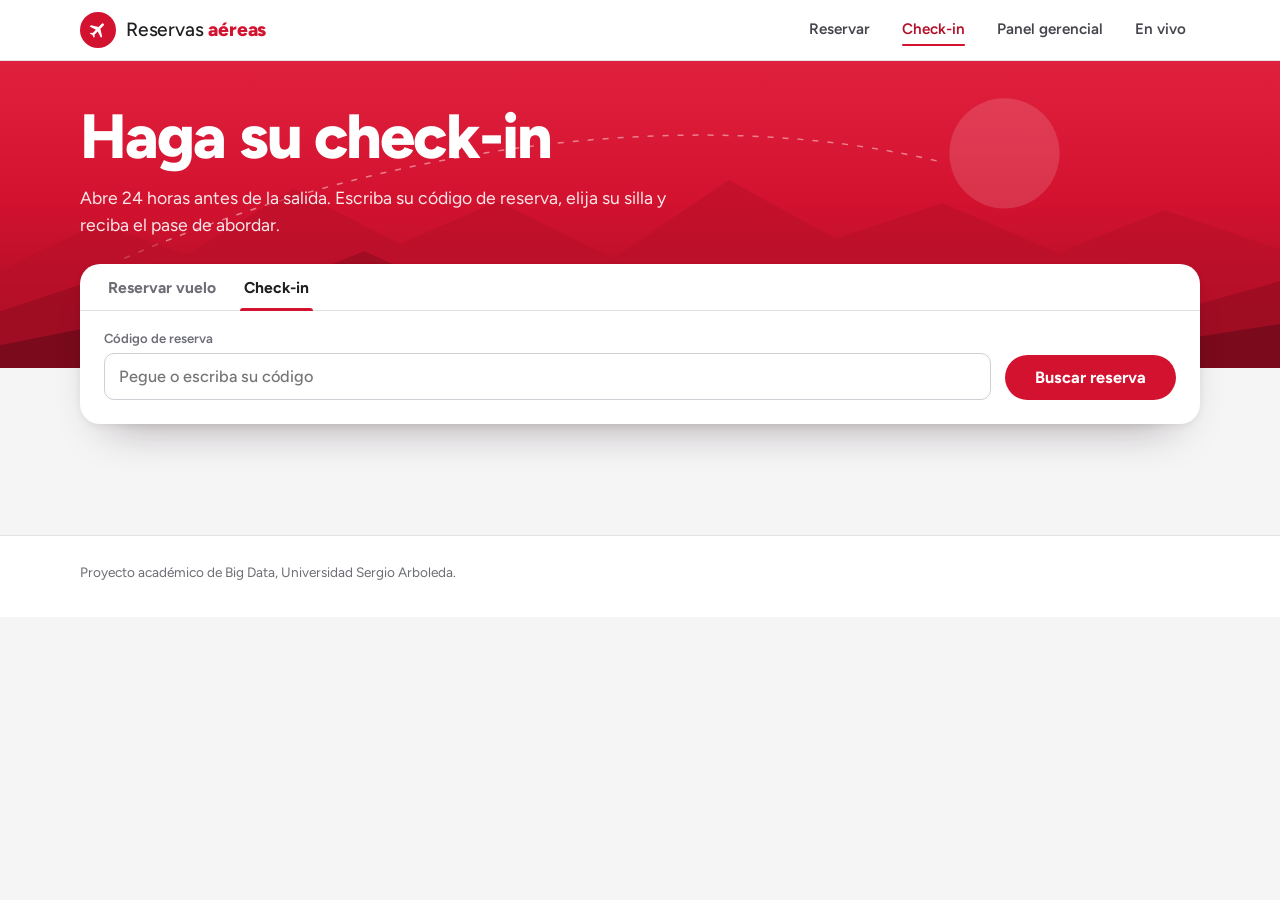
<file: frontend/checkin.html>
<!doctype html>
<html lang="es">
<head>
<meta charset="utf-8">
<meta name="viewport" content="width=device-width, initial-scale=1">
<title>Check-in</title>
<link rel="preconnect" href="https://fonts.googleapis.com">
<link rel="preconnect" href="https://fonts.gstatic.com" crossorigin>
<link rel="stylesheet" href="https://fonts.googleapis.com/css2?family=Figtree:wght@400;500;600;700;800&display=swap">
<link rel="icon" href="data:image/svg+xml,%3Csvg xmlns=%27http://www.w3.org/2000/svg%27 viewBox=%270 0 24 24%27%3E%3Ccircle cx=%2712%27 cy=%2712%27 r=%2712%27 fill=%27%23c8102e%27/%3E%3Cpath transform=%27rotate(45 12 12)%27 fill=%27%23fff%27 d=%27M19 14.8v-1.5l-6-3.8V5.2a1.1 1.1 0 0 0-2.2 0v4.3l-6 3.8v1.5l6-1.9v4l-1.5 1.1v1.1l2.6-.8 2.6.8v-1.1L13 16.9v-4z%27/%3E%3C/svg%3E">
<link rel="stylesheet" href="styles.css">
</head>
<body>
<header class="top">
  <div class="top-in">
    <a class="brand" href="/"><span class="brand-mark" aria-hidden="true"><svg viewBox="0 0 24 24"><path d="M21 16v-2l-8-5V3.5a1.5 1.5 0 0 0-3 0V9l-8 5v2l8-2.5V19l-2 1.5V22l3.5-1 3.5 1v-1.5L13 19v-5.5z"/></svg></span><span>Reservas <b>aéreas</b></span></a>
    <nav aria-label="Secciones"><a href="/">Reservar</a><a href="/checkin" aria-current="page">Check-in</a><a href="/manager">Panel gerencial</a><a href="/live">En vivo</a></nav>
  </div>
</header>

<section class="hero hero-short">
  <svg class="hero-art" viewBox="0 0 1440 360" preserveAspectRatio="xMidYMax slice" aria-hidden="true">
    <circle class="sun" cx="1130" cy="118" r="62"/>
    <path class="trail" d="M140 236 C 430 110, 780 60, 1060 128"/>
    <path class="ridge r1" d="M0 250 L110 196 L210 232 L330 158 L450 220 L560 172 L690 236 L820 148 L940 214 L1060 174 L1190 230 L1310 182 L1440 226 V360 H0Z"/>
    <path class="ridge r2" d="M0 296 L150 246 L270 284 L410 228 L540 288 L670 244 L800 298 L940 248 L1080 294 L1210 254 L1340 290 L1440 262 V360 H0Z"/>
    <path class="ridge r3" d="M0 334 L180 298 L330 328 L500 294 L660 332 L820 302 L990 334 L1150 304 L1300 332 L1440 310 V360 H0Z"/>
  </svg>
  <div class="hero-inner">
    <h1>Haga su check-in</h1>
    <p>Abre 24 horas antes de la salida. Escriba su código de reserva, elija su silla y reciba el pase de abordar.</p>
  </div>
</section>

<main>
  <form id="ci-form" class="search-card" novalidate>
    <div class="tabs" role="presentation"><a class="tab" href="/">Reservar vuelo</a><span class="tab on">Check-in</span></div>
    <div class="mgr-form">
      <label class="field">Código de reserva<input id="ci-code" maxlength="64" autocomplete="off" spellcheck="false" placeholder="Pegue o escriba su código"></label>
      <button type="submit" class="btn-red" id="ci-load">Buscar reserva</button>
    </div>
  </form>
  <p id="ci-msg" class="msg" role="status"></p>

  <section class="ci-panel" id="ci-panel" hidden aria-labelledby="ci-title">
    <div class="ci-head">
      <div>
        <h2 id="ci-title" class="board-title"></h2>
        <p class="muted" id="ci-sub"></p>
      </div>
      <span class="badge" id="ci-window"></span>
    </div>
    <div id="ci-seats" hidden>
      <h3 class="ci-h3">Elija su silla</h3>
      <div id="ci-map"></div>
      <p class="msg" id="ci-seat-msg" role="status"></p>
      <div class="ci-actions">
        <p class="hold" id="ci-hold" hidden>Silla <strong id="ci-hold-seat"></strong> reservada para usted. Confirme en <strong id="ci-count" aria-hidden="true">5:00</strong><span class="sr" id="ci-count-sr"></span></p>
        <button type="button" class="btn-red" id="ci-confirm" disabled>Confirmar check-in</button>
      </div>
    </div>
  </section>

  <section class="pass" id="ci-pass" hidden aria-live="polite" aria-labelledby="ci-pass-title">
    <div class="pass-main">
      <p class="pass-ok" id="ci-pass-title"><svg viewBox="0 0 24 24" aria-hidden="true"><path d="M9 16.2 4.8 12l-1.4 1.4L9 19 21 7l-1.4-1.4z"/></svg>Check-in listo, pase de abordar</p>
      <p class="pass-route"><span id="bp-o"></span><span class="pass-arrow" aria-hidden="true"><svg viewBox="0 0 24 24"><path d="M21 16v-2l-8-5V3.5a1.5 1.5 0 0 0-3 0V9l-8 5v2l8-2.5V19l-2 1.5V22l3.5-1 3.5 1v-1.5L13 19v-5.5z"/></svg></span><span id="bp-d"></span></p>
      <dl class="pass-meta">
        <div><dt>Pasajero</dt><dd id="bp-name"></dd></div>
        <div><dt>Vuelo</dt><dd id="bp-flight"></dd></div>
        <div><dt>Salida</dt><dd id="bp-dep"></dd></div>
        <div><dt>Clase</dt><dd id="bp-fare"></dd></div>
      </dl>
    </div>
    <div class="pass-stub">
      <span>Silla</span>
      <strong id="bp-seat"></strong>
      <span>Grupo de abordaje <b id="bp-group"></b></span>
    </div>
  </section>
</main>
<footer class="foot">Proyecto académico de Big Data, Universidad Sergio Arboleda.</footer>
<script src="app.js"></script>
<script>initCheckin();</script>
</body>
</html>
</file>
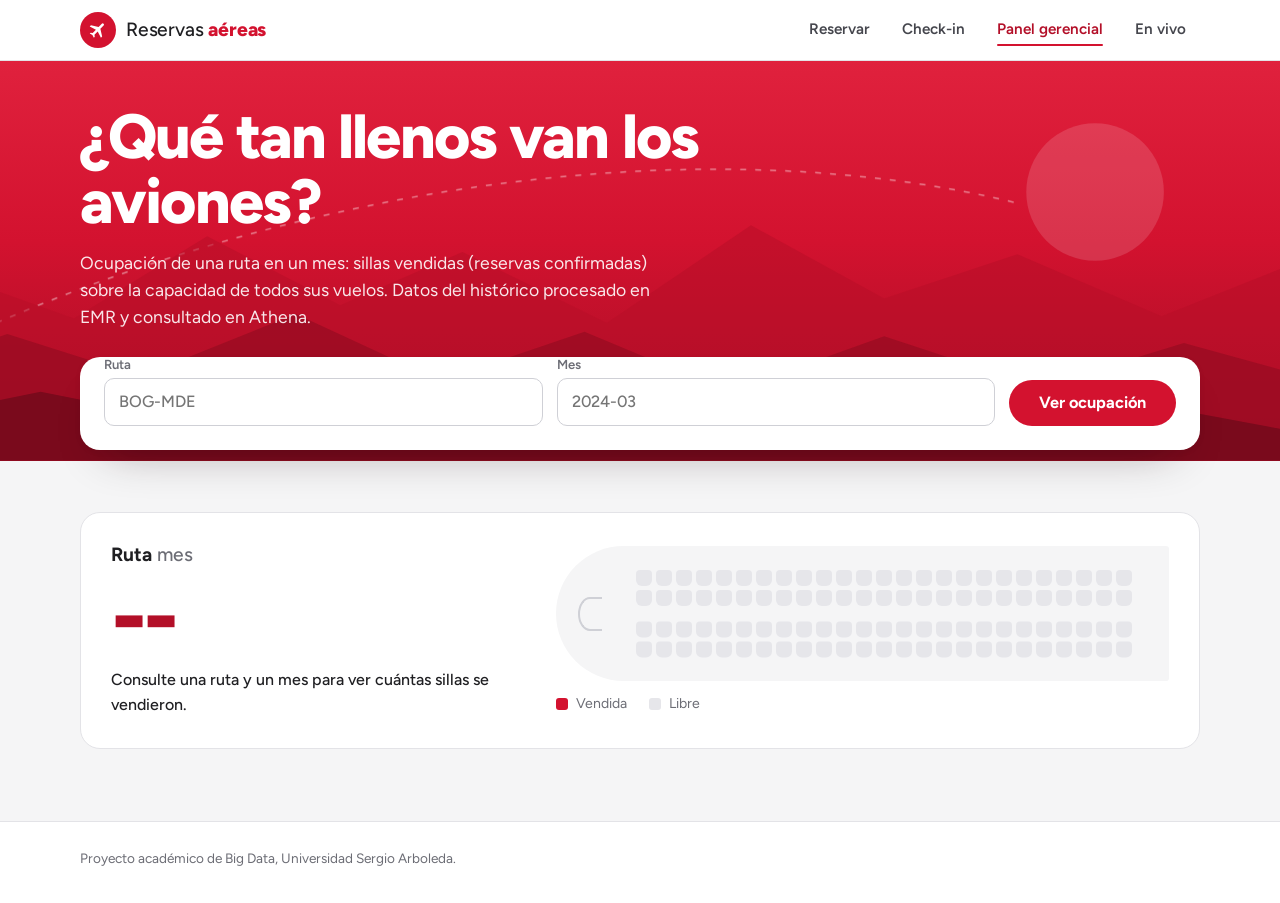
<file: frontend/manager.html>
<!doctype html>
<html lang="es">
<head>
<meta charset="utf-8">
<meta name="viewport" content="width=device-width, initial-scale=1">
<title>Panel gerencial</title>
<link rel="preconnect" href="https://fonts.googleapis.com">
<link rel="preconnect" href="https://fonts.gstatic.com" crossorigin>
<link rel="stylesheet" href="https://fonts.googleapis.com/css2?family=Figtree:wght@400;500;600;700;800&display=swap">
<link rel="icon" href="data:image/svg+xml,%3Csvg xmlns=%27http://www.w3.org/2000/svg%27 viewBox=%270 0 24 24%27%3E%3Ccircle cx=%2712%27 cy=%2712%27 r=%2712%27 fill=%27%23c8102e%27/%3E%3Cpath transform=%27rotate(45 12 12)%27 fill=%27%23fff%27 d=%27M19 14.8v-1.5l-6-3.8V5.2a1.1 1.1 0 0 0-2.2 0v4.3l-6 3.8v1.5l6-1.9v4l-1.5 1.1v1.1l2.6-.8 2.6.8v-1.1L13 16.9v-4z%27/%3E%3C/svg%3E">
<link rel="stylesheet" href="styles.css">
</head>
<body>
<header class="top">
  <div class="top-in">
    <a class="brand" href="/"><span class="brand-mark" aria-hidden="true"><svg viewBox="0 0 24 24"><path d="M21 16v-2l-8-5V3.5a1.5 1.5 0 0 0-3 0V9l-8 5v2l8-2.5V19l-2 1.5V22l3.5-1 3.5 1v-1.5L13 19v-5.5z"/></svg></span><span>Reservas <b>aéreas</b></span></a>
    <nav aria-label="Secciones"><a href="/">Reservar</a><a href="/checkin">Check-in</a><a href="/manager" aria-current="page">Panel gerencial</a><a href="/live">En vivo</a></nav>
  </div>
</header>

<section class="hero hero-short">
  <svg class="hero-art" viewBox="0 0 1440 360" preserveAspectRatio="xMidYMax slice" aria-hidden="true">
    <circle class="sun" cx="1130" cy="118" r="62"/>
    <path class="trail" d="M140 236 C 430 110, 780 60, 1060 128"/>
    <path class="ridge r1" d="M0 250 L110 196 L210 232 L330 158 L450 220 L560 172 L690 236 L820 148 L940 214 L1060 174 L1190 230 L1310 182 L1440 226 V360 H0Z"/>
    <path class="ridge r2" d="M0 296 L150 246 L270 284 L410 228 L540 288 L670 244 L800 298 L940 248 L1080 294 L1210 254 L1340 290 L1440 262 V360 H0Z"/>
    <path class="ridge r3" d="M0 334 L180 298 L330 328 L500 294 L660 332 L820 302 L990 334 L1150 304 L1300 332 L1440 310 V360 H0Z"/>
  </svg>
  <div class="hero-inner">
    <h1>¿Qué tan llenos van los aviones?</h1>
    <p>Ocupación de una ruta en un mes: sillas vendidas (reservas confirmadas) sobre la capacidad de todos sus vuelos. Datos del histórico procesado en EMR y consultado en Athena.</p>
  </div>
</section>

<main>
  <form id="manager-form" class="search-card mgr-form" novalidate>
    <label class="field">Ruta<input data-testid="manager-route" id="route" placeholder="BOG-MDE" maxlength="7" autocomplete="off" spellcheck="false"></label>
    <label class="field">Mes<input data-testid="manager-month" id="month" placeholder="2024-03" maxlength="7" autocomplete="off" inputmode="numeric"></label>
    <button type="submit" data-testid="manager-load" class="btn-red">Ver ocupación</button>
  </form>
  <p id="manager-msg" class="msg" role="status"></p>

  <section class="cabin" aria-labelledby="occ-title">
    <div class="readout">
      <h2 id="occ-title" class="readout-title"><span id="occ-route">Ruta</span> <span id="occ-month" class="readout-month">mes</span></h2>
      <p class="readout-value" data-testid="occupancy-value" id="occupancy-value">--</p>
      <p class="readout-sub" id="occupancy-detail">Consulte una ruta y un mes para ver cuántas sillas se vendieron.</p>
      <p class="readout-note" id="seat-scale" hidden>Cada silla del plano representa el 1 % de la capacidad del mes.</p>
    </div>
    <figure class="seatmap-wrap">
      <div class="seatmap" id="seatmap" role="img" aria-label="Plano de cabina sin datos"></div>
      <figcaption><span class="key key-sold"></span>Vendida <span class="key key-free"></span>Libre</figcaption>
    </figure>
  </section>

  <section class="year" id="year" hidden aria-labelledby="year-title">
    <h2 id="year-title" class="year-title">La misma ruta en <span id="year-label"></span></h2>
    <p class="year-help">Toque un mes para verlo en detalle.</p>
    <ol class="year-bars" id="year-bars"></ol>
  </section>
</main>
<footer class="foot">Proyecto académico de Big Data, Universidad Sergio Arboleda.</footer>
<script src="app.js"></script>
<script>initManager();</script>
</body>
</html>
</file>
<file: frontend/styles.css>
/* Aerolínea en rojo: encabezado blanco, portada roja con la cordillera en capas, tarjeta de búsqueda con pestañas.
   Una sola familia (Figtree); el rojo se reserva para acciones, precios y lo seleccionado. */
:root{
  --red:#d3122f;--red-deep:#a10d24;--red-dark:#7a0a1c;--red-soft:#fdeef0;--red-ink:#b30f28;
  --paper:#f5f5f6;--surface:#fff;--ink:#1f1f22;--ink-2:#45464d;--muted:#6c6d75;--line:#e3e3e7;--line-2:#cfd0d6;
  --seat:#e6e6ea;--sold:#d3122f;--err:#b3122e;--ok:#14784a;--ok-soft:#e7f4ed;
  --shadow:0 24px 48px -28px rgba(30,10,15,.45),0 2px 6px rgba(30,10,15,.06);
  --font:"Figtree",system-ui,sans-serif;
  --r-lg:20px;--r-md:14px;--r-sm:10px;
}
@media (prefers-color-scheme:dark){:root{
  --paper:#141416;--surface:#1e1f22;--ink:#f2f2f4;--ink-2:#c9cad0;--muted:#9c9da6;--line:#2f3036;--line-2:#43444b;
  --red-soft:#3a171d;--red-ink:#ff7a8c;--seat:#34353b;--sold:#ff4d64;--err:#ff8a95;--ok:#5fd39a;--ok-soft:#173326;
  --shadow:0 24px 48px -28px rgba(0,0,0,.8);
}}
*{box-sizing:border-box}
html{-webkit-text-size-adjust:100%}
body{margin:0;background:var(--paper);color:var(--ink);font:400 1rem/1.55 var(--font);-webkit-font-smoothing:antialiased}
[hidden]{display:none!important}
:focus-visible{outline:3px solid var(--red);outline-offset:2px}
button,input,select{font:inherit;color:inherit}
.top-in,.hero-inner,main,.foot{padding-left:max(16px,calc((100% - 1120px)/2));padding-right:max(16px,calc((100% - 1120px)/2))}
.muted{color:var(--muted)}
.sr{position:absolute;width:1px;height:1px;overflow:hidden;clip:rect(0 0 0 0);white-space:nowrap}

/* Encabezado blanco */
.top{background:var(--surface);border-bottom:1px solid var(--line);position:sticky;top:0;z-index:20}
.top-in{display:flex;flex-wrap:wrap;justify-content:space-between;align-items:center;gap:8px 24px;padding-top:12px;padding-bottom:12px}
.brand{display:flex;align-items:center;gap:10px;color:var(--ink);text-decoration:none;font:500 1.2rem/1 var(--font);letter-spacing:-.01em}
.brand b{font-weight:800;color:var(--red)}
.brand-mark{width:36px;height:36px;border-radius:50%;background:var(--red);display:grid;place-items:center}
.brand-mark svg{width:20px;height:20px;fill:#fff;transform:rotate(45deg)}
.top nav{display:flex;gap:4px}
.top nav a{position:relative;font:600 .95rem/1 var(--font);color:var(--ink-2);text-decoration:none;padding:10px 14px;border-radius:999px}
.top nav a:hover{background:var(--paper);color:var(--ink)}
.top nav a[aria-current=page]{color:var(--red-ink)}
.top nav a[aria-current=page]::after{content:"";position:absolute;left:14px;right:14px;bottom:2px;height:2px;border-radius:2px;background:var(--red)}

/* Portada: rojo con la cordillera */
.hero{position:relative;overflow:hidden;color:#fff;background:linear-gradient(180deg,#e0213d 0%,var(--red) 45%,var(--red-deep) 100%);padding:56px 0 150px}
.hero-short{padding:44px 0 130px}
.hero-art{position:absolute;inset:auto 0 0 0;width:100%;height:100%}
.hero-art .sun{fill:rgba(255,255,255,.14)}
.hero-art .trail{fill:none;stroke:rgba(255,255,255,.45);stroke-width:1.5;stroke-dasharray:6 9;vector-effect:non-scaling-stroke;animation:trail 2.6s cubic-bezier(.3,.7,.2,1) both}
.hero-art .r1{fill:#b80f29;opacity:.55}
.hero-art .r2{fill:#990c22;opacity:.75}
.hero-art .r3{fill:var(--red-dark)}
@keyframes trail{from{stroke-dashoffset:1400;opacity:0}to{stroke-dashoffset:0;opacity:1}}
.hero-inner{position:relative}
.hero h1{margin:0;font:800 clamp(2.3rem,5.6vw,3.9rem)/1.04 var(--font);letter-spacing:-.03em;max-width:18ch}
.hero p{margin:14px 0 0;max-width:54ch;font-size:1.1rem;color:rgba(255,255,255,.9)}

main{padding-bottom:72px}

/* Tarjeta de búsqueda con pestañas */
.search-card{position:relative;z-index:2;margin-top:-104px;background:var(--surface);border-radius:var(--r-lg);box-shadow:var(--shadow);padding:0 24px 24px}
.tabs{display:flex;gap:4px;margin:0 -24px 20px;padding:0 16px;border-bottom:1px solid var(--line)}
.tab{position:relative;padding:16px 12px 14px;font:700 .98rem/1 var(--font);color:var(--muted);text-decoration:none}
.tab:hover{color:var(--ink)}
.tab.on{color:var(--ink)}
.tab.on::after{content:"";position:absolute;left:8px;right:8px;bottom:-1px;height:3px;border-radius:3px 3px 0 0;background:var(--red)}
.search-row{display:flex;flex-wrap:wrap;align-items:stretch;gap:12px}
.route{flex:2 1 460px;display:grid;grid-template-columns:1fr 0 1fr;align-items:center}
.iata{position:relative;display:flex;flex-direction:column;min-width:0;padding:12px 18px 10px;border:1.5px solid var(--line-2);background:var(--surface);cursor:text;transition:border-color .15s,box-shadow .15s}
.iata:first-child{border-radius:var(--r-md) 0 0 var(--r-md)}
.iata:last-child{border-radius:0 var(--r-md) var(--r-md) 0;border-left:0;padding-left:30px}
.iata:focus-within{border-color:var(--red);box-shadow:0 0 0 3px var(--red-soft);z-index:1}
.iata:last-child:focus-within{border-left:1.5px solid var(--red);margin-left:-1.5px}
.iata-label{font:600 .8rem/1 var(--font);color:var(--muted)}
.iata input{width:100%;min-width:0;background:transparent;border:0;padding:6px 0 0;font:800 1.9rem/1 var(--font);letter-spacing:.01em;text-transform:uppercase;color:var(--ink)}
.iata input:focus{outline:none}
.iata input::placeholder{color:var(--line-2)}
.city{margin-top:3px;color:var(--muted);font-size:.88rem;min-height:1.5em;white-space:nowrap;overflow:hidden;text-overflow:ellipsis}
.swap{position:relative;z-index:3;width:40px;height:40px;margin-left:-20px;border-radius:50%;background:var(--surface);border:1.5px solid var(--line-2);display:grid;place-items:center}
.swap svg{width:20px;height:20px;fill:var(--red);transform:rotate(90deg)}
.when{flex:1 1 300px;display:flex;align-items:stretch;gap:12px}
.when .field{flex:1 1 auto;justify-content:center;padding:12px 18px 10px;border:1.5px solid var(--line-2);border-radius:var(--r-md);background:var(--surface)}
.when .field:focus-within{border-color:var(--red);box-shadow:0 0 0 3px var(--red-soft)}
.when .field input{border:0;padding:6px 0 0;border-radius:0;font:700 1.15rem/1.2 var(--font);background:transparent;box-shadow:none}
.when .field input:focus{box-shadow:none}
.when .btn-red{align-self:stretch;padding-inline:28px}

.field{display:flex;flex-direction:column;gap:6px;font:600 .82rem/1.2 var(--font);color:var(--muted)}
.field input,.field select{font:500 1.02rem/1.3 var(--font);color:var(--ink);background:var(--surface);border:1.5px solid var(--line-2);border-radius:var(--r-sm);padding:12px 14px;min-width:0}
.field input:focus,.field select:focus{outline:none;border-color:var(--red);box-shadow:0 0 0 3px var(--red-soft)}

.btn-red{background:var(--red);color:#fff;border:0;border-radius:999px;padding:14px 30px;font:700 1.02rem/1.2 var(--font);cursor:pointer;white-space:nowrap;transition:background-color .15s}
.btn-red:hover{background:var(--red-deep)}
.btn-red:disabled{opacity:.55;cursor:not-allowed}
.btn-row{background:var(--red);color:#fff;border:0;border-radius:999px;padding:11px 24px;font:700 .95rem/1 var(--font);cursor:pointer}
.btn-row:hover{background:var(--red-deep)}
.flight.on .btn-row{background:var(--ink);color:var(--surface)}
.btn-ghost{align-self:flex-start;background:none;border:1.5px solid rgba(255,255,255,.6);color:#fff;border-radius:999px;padding:8px 16px;font:600 .9rem/1 var(--font);cursor:pointer}
.btn-ghost:hover{background:#fff;color:var(--red)}
.btn-ghost-dark{background:none;border:1.5px solid var(--line-2);color:var(--ink);border-radius:999px;padding:8px 16px;font:600 .9rem/1 var(--font);cursor:pointer}
.btn-ghost-dark:hover{border-color:var(--red);color:var(--red-ink)}

.msg{min-height:1.55em;margin:14px 2px 0;max-width:72ch}
.msg.err{color:var(--err);font-weight:600}.msg.ok{color:var(--ok)}.msg.info{color:var(--muted)}

/* Rutas con vuelos: una tarjeta por ciudad de origen */
.routes{margin-top:32px}
.routes-title{margin:0 0 14px;font:800 1.3rem/1.2 var(--font);letter-spacing:-.02em}
#routes-list{display:grid;grid-template-columns:repeat(auto-fill,minmax(250px,1fr));gap:12px;align-items:start}
.routes-help{margin:-8px 0 14px;color:var(--muted);font-size:.92rem}
.route-group{background:var(--surface);border:1px solid var(--line);border-radius:var(--r-md);padding:16px 18px}
.route-group h3{display:flex;align-items:baseline;justify-content:space-between;margin:0 0 10px;font:700 1rem/1.2 var(--font)}
.route-group h3 small{font:600 .78rem/1 var(--font);color:var(--muted)}
.chips{display:flex;flex-wrap:wrap;gap:6px}
.chip{display:inline-flex;align-items:baseline;gap:6px;background:var(--paper);color:var(--ink-2);border:1px solid transparent;border-radius:999px;padding:7px 12px;font:600 .88rem/1 var(--font);cursor:pointer}
.chip small{font-size:.72rem;color:var(--muted);font-weight:600}
.chip:hover{border-color:var(--red);color:var(--red-ink);background:var(--red-soft)}
.chip.intl{background:var(--red-soft);color:var(--red-ink)}
.chip.intl small{color:var(--red-ink)}

/* Resultados */
.board{margin-top:30px}
.board-title{font:800 1.5rem/1.2 var(--font);letter-spacing:-.02em;margin:0 0 14px}
#results{display:flex;flex-direction:column;gap:12px}
.flight{display:grid;grid-template-columns:5.5rem minmax(0,1.5fr) minmax(0,1fr) auto auto;gap:24px;align-items:center;
  padding:20px 24px;background:var(--surface);border:1px solid var(--line);border-radius:var(--r-md);transition:box-shadow .15s,border-color .15s}
.flight:hover{box-shadow:0 10px 24px -18px rgba(30,10,15,.5)}
.flight.on{border-color:var(--red);box-shadow:inset 0 0 0 1px var(--red);border-radius:var(--r-md) var(--r-md) 0 0}
.f-time{display:flex;flex-direction:column}
.f-time b{font:800 1.75rem/1 var(--font);font-variant-numeric:tabular-nums;letter-spacing:-.02em}
.f-time small,.f-price small{color:var(--muted);font-size:.8rem;font-weight:500}
.f-id{display:flex;flex-direction:column;gap:4px;min-width:0}
.f-path{display:flex;align-items:center;gap:10px;font:700 1.05rem/1 var(--font)}
.f-path i{flex:1;max-width:160px;height:0;border-top:1.5px dashed var(--line-2);position:relative}
.f-path i::after{content:"";position:absolute;right:-2px;top:-4.5px;width:7px;height:7px;border-radius:50%;background:var(--red)}
.f-id small{color:var(--muted);font-size:.86rem}
.f-seats{display:flex;align-items:center;gap:10px;font-size:.92rem;color:var(--ink-2);font-variant-numeric:tabular-nums}
.f-seats i{width:52px;height:6px;border-radius:3px;background:linear-gradient(90deg,var(--ok) calc(var(--free)*100%),var(--seat) 0);flex:none}
.f-seats.low{color:var(--err);font-weight:700}
.f-seats.low i{background:linear-gradient(90deg,var(--err) calc(var(--free)*100%),var(--seat) 0)}
.f-price{display:flex;flex-direction:column;align-items:flex-end}
.f-price b{font:800 1.4rem/1.1 var(--font);color:var(--red-ink);font-variant-numeric:tabular-nums;letter-spacing:-.01em}
.badge{display:inline-block;align-self:flex-start;padding:3px 10px;border-radius:999px;background:var(--seat);color:var(--ink);font:700 .75rem/1.4 var(--font)}
.badge.intl{background:var(--red-soft);color:var(--red-ink)}
.badge.open{background:var(--ok-soft);color:var(--ok)}
.badge.closed{background:var(--seat);color:var(--ink-2)}

/* Panel de reserva bajo el vuelo elegido */
.ticket{margin-top:-12px;background:var(--surface);border:1px solid var(--red);box-shadow:inset 0 0 0 1px var(--red);border-top:1px solid var(--line);border-radius:0 0 var(--r-md) var(--r-md);padding:22px 24px 14px}
.ticket h3{margin:0 0 14px;font:700 1.1rem/1.2 var(--font)}
.ticket-form{display:flex;flex-wrap:wrap;gap:16px;align-items:flex-end}
.ticket-form .grow{flex:1 1 100%}
.ticket-form .fares,.ticket-form .seatpick{flex:1 1 100%}
.ticket-form>.btn-red{margin-left:auto}

/* Tarifas */
.fares{border:0;margin:0;padding:0;min-width:0}
.fares legend{padding:0;margin-bottom:10px;font:600 .82rem/1.2 var(--font);color:var(--muted)}
.fares legend small{font-weight:400}
.fare-list{display:grid;grid-template-columns:repeat(5,minmax(0,1fr));gap:10px}
.fare{position:relative;display:flex;flex-direction:column;gap:4px;padding:14px 14px 12px;background:var(--surface);border:1.5px solid var(--line);border-radius:var(--r-md);cursor:pointer;transition:border-color .15s}
.fare input{position:absolute;opacity:0;inset:0;margin:0;cursor:pointer}
.fare:hover{border-color:var(--line-2)}
.fare.on{border-color:var(--red);background:var(--red-soft)}
.fare:focus-within{outline:3px solid var(--red);outline-offset:2px}
.fare-n{font:800 1.05rem/1.15 var(--font)}
.fare.on .fare-n{color:var(--red-ink)}
.fare-p{font:700 .98rem/1.2 var(--font);font-variant-numeric:tabular-nums}
.fare-c{color:var(--muted);font-size:.8rem;line-height:1.35}

/* Mapa de sillas */
.seatpick{min-width:0;max-width:100%;background:var(--paper);border-radius:var(--r-md);padding:16px 18px}
.seatpick-head{margin:0 0 10px}
.sm{--c:clamp(26px,5.2vw,36px);display:inline-flex;flex-direction:column;gap:5px;padding:18px 20px 20px;background:var(--surface);border:1px solid var(--line);border-radius:60px 60px var(--r-md) var(--r-md);max-width:100%;overflow-x:auto}
.sm-row{display:flex;align-items:center;gap:5px}
.sm-n{width:1.6em;text-align:right;font:600 .78rem/1 var(--font);color:var(--muted);font-variant-numeric:tabular-nums;margin-right:4px}
.sm-aisle{width:calc(var(--c)*.55);flex:none}
.sm-head>span:first-child{width:1.6em;margin-right:4px;flex:none}
.sm-l{width:var(--c);text-align:center;font:600 .78rem/1 var(--font);color:var(--muted)}
.sm-cabin{margin:10px 0 2px;font:700 .82rem/1.2 var(--font);color:var(--red-ink)}
.sm-row.prem .seat{width:calc(var(--c)*1.15)}
.seat{width:var(--c);height:var(--c);flex:none;border:1.5px solid var(--line-2);border-radius:8px 8px 11px 11px;background:var(--surface);color:var(--ink-2);font:700 .72rem/1 var(--font);cursor:pointer;padding:0;transition:background-color .12s,border-color .12s}
.seat:hover:not(:disabled){border-color:var(--red);background:var(--red-soft);color:var(--red-ink)}
.seat.taken,.seat.held,.seat.off{background:var(--seat);color:transparent;border-color:transparent;cursor:not-allowed}
.seat.off{opacity:.45;background:transparent;border:1.5px dashed var(--line-2)}
.seat.sel{background:var(--red);color:#fff;border-color:var(--red)}
.seat.mine{background:var(--ok);color:#fff;border-color:var(--ok)}
.seat.disputed{outline:3px dashed var(--err);outline-offset:1px;animation:shake .4s 2}
.seat.disputed:focus-visible{outline-style:solid}
@keyframes shake{25%{transform:translateX(-3px)}75%{transform:translateX(3px)}}
.sm-key{display:flex;flex-wrap:wrap;align-items:center;gap:6px 12px;margin:12px 0 0;font-size:.86rem;color:var(--muted)}
.seat-k{width:14px;height:14px;border-radius:4px;background:var(--surface);border:1.5px solid var(--line-2);display:inline-block}
.seat-k.sel{background:var(--red);border-color:var(--red)}.seat-k.taken{background:var(--seat);border-color:var(--seat)}.seat-k.mine{background:var(--ok);border-color:var(--ok)}

/* Pase de abordar */
.pass{margin-top:28px;display:grid;grid-template-columns:1fr minmax(240px,300px);background:var(--surface);border-radius:var(--r-lg);overflow:hidden;box-shadow:var(--shadow);animation:print .55s cubic-bezier(.2,.8,.2,1)}
.pass-main{padding:28px 32px}
.pass-ok{display:flex;align-items:center;gap:8px;margin:0;color:var(--ok);font:700 .98rem/1 var(--font)}
.pass-ok svg{width:22px;height:22px;fill:currentColor}
.pass-route{display:flex;align-items:center;gap:22px;margin:12px 0 20px;font:800 clamp(2.8rem,8vw,4.4rem)/1 var(--font);letter-spacing:-.03em}
.pass-arrow{flex:0 1 150px;display:flex;align-items:center;gap:6px;color:var(--red)}
.pass-arrow::before{content:"";flex:1;border-top:1.5px dashed var(--line-2)}
.pass-arrow svg{width:24px;height:24px;fill:currentColor;transform:rotate(90deg);flex:none}
.pass-meta{display:flex;flex-wrap:wrap;gap:14px 36px;margin:0;padding-top:18px;border-top:1px solid var(--line)}
.pass-meta dt{font-size:.8rem;color:var(--muted)}
.pass-meta dd{margin:2px 0 0;font:700 1.05rem/1.3 var(--font)}
.pass-meta .wide{flex-basis:100%}
.pass-stub{display:flex;flex-direction:column;justify-content:center;gap:8px;padding:28px;background:var(--red);color:#fff;position:relative;
  -webkit-mask:radial-gradient(circle 14px at 0 0,#0000 98%,#000) top left/100% 51% no-repeat,radial-gradient(circle 14px at 0 100%,#0000 98%,#000) bottom left/100% 51% no-repeat;
  mask:radial-gradient(circle 14px at 0 0,#0000 98%,#000) top left/100% 51% no-repeat,radial-gradient(circle 14px at 0 100%,#0000 98%,#000) bottom left/100% 51% no-repeat}
.pass-stub::before{content:"";position:absolute;left:0;top:18px;bottom:18px;border-left:2px dashed rgba(255,255,255,.5)}
.pass-stub span{font-size:.88rem;color:rgba(255,255,255,.85)}
.pass-stub strong{font:800 2.6rem/1 var(--font);letter-spacing:.08em;word-break:break-all}
.pass-stub b{font:800 1.2rem/1 var(--font)}
@keyframes print{from{opacity:0;transform:translateY(16px)}to{opacity:1;transform:none}}

/* Check-in */
.ci-panel{margin-top:24px;background:var(--surface);border:1px solid var(--line);border-radius:var(--r-lg);padding:26px 28px}
.ci-head{display:flex;flex-wrap:wrap;justify-content:space-between;align-items:flex-start;gap:8px 20px}
.ci-head p{margin:0}
.ci-head .badge{font-size:.88rem;padding:6px 14px}
.ci-h3{margin:22px 0 12px;font:700 1.1rem/1.2 var(--font)}
.ci-actions{display:flex;flex-wrap:wrap;align-items:center;justify-content:space-between;gap:12px 20px;margin-top:16px}
.hold{margin:0;padding:10px 16px;border-radius:var(--r-sm);background:var(--red-soft);font-weight:500}
.hold strong{font-variant-numeric:tabular-nums}
#ci-count{font:800 1.25rem/1 var(--font);color:var(--red-ink);margin-left:4px}
#ci-seats .msg{margin-left:0}

/* Panel gerencial */
.mgr-form{display:flex;flex-wrap:wrap;gap:14px;align-items:flex-end}
.mgr-form .field{flex:1 1 220px}
.mgr-form .btn-red{padding-block:13px}
.cabin{margin-top:24px;display:grid;grid-template-columns:minmax(0,1fr) minmax(0,1.5fr);gap:36px;align-items:center;background:var(--surface);border-radius:var(--r-lg);padding:30px;border:1px solid var(--line)}
.cabin>*{min-width:0}
.readout-title{margin:0;font:700 1.2rem/1.2 var(--font)}
.readout-month{color:var(--muted);font-weight:500}
.readout-value{margin:6px 0;font:800 clamp(3.4rem,9vw,5.6rem)/1 var(--font);letter-spacing:-.04em;color:var(--red-ink);font-variant-numeric:tabular-nums}
.readout-value.loading{color:var(--muted)}
.readout-sub{margin:0;max-width:40ch;font-weight:500}
.readout-note{margin:10px 0 0;font-size:.86rem;color:var(--muted)}
.seatmap-wrap{margin:0}
.seatmap{--s:clamp(8px,1.8vw,16px);display:grid;grid-template-rows:repeat(4,var(--s));grid-auto-flow:column;grid-auto-columns:var(--s);gap:4px;
  justify-content:center;padding:24px 26px calc(24px + var(--s)/1.4) 70px;background:var(--paper);border-radius:999px 46px 46px 999px;position:relative}
.seatmap::before{content:"";position:absolute;left:22px;top:50%;width:22px;height:30px;transform:translateY(-50%);border-radius:60% 0 0 60%;border:2px solid var(--line-2);border-right:0}
.seatmap i{display:block;border-radius:4px 4px 6px 6px;background:var(--seat);transition:background-color .2s}
.seatmap i:nth-child(4n+3),.seatmap i:nth-child(4n+4){transform:translateY(calc(var(--s)/1.4))}
.seatmap i.sold{background:var(--sold)}
.seatmap-wrap figcaption{display:flex;align-items:center;gap:8px;margin-top:12px;font-size:.88rem;color:var(--muted)}
.key{width:12px;height:12px;border-radius:3px;display:inline-block}
.key-sold{background:var(--sold)}.key-free{background:var(--seat);margin-left:14px}
.year{margin-top:20px;background:var(--surface);border-radius:var(--r-lg);padding:26px 30px;border:1px solid var(--line)}
.year-title{margin:0;font:800 1.3rem/1.2 var(--font);letter-spacing:-.02em}
.year-help{margin:2px 0 16px;color:var(--muted);font-size:.94rem}
.year-bars{list-style:none;margin:0;padding:0;display:grid;grid-template-columns:repeat(12,minmax(0,1fr));gap:6px}
.year-bars button{width:100%;display:flex;flex-direction:column;align-items:stretch;gap:5px;background:none;border:0;padding:8px 2px;border-radius:var(--r-sm);cursor:pointer;color:var(--ink)}
.year-bars button:hover:not(:disabled){background:var(--paper)}
.year-bars button.on{background:var(--red-soft)}
.year-bars button:disabled{cursor:default;color:var(--muted)}
.bar{height:130px;display:flex;align-items:flex-end;justify-content:center}
.bar i{display:block;width:56%;height:var(--h,0%);background:#f0b3bd;border-radius:6px 6px 2px 2px;transition:height .4s ease-out}
.year-bars button.on .bar i{background:var(--red)}
.pct{font:700 .95rem/1 var(--font);font-variant-numeric:tabular-nums;text-align:center}
.mon{font-size:.82rem;color:var(--muted);text-align:center}
.empty .pct{font:400 .72rem/1.1 var(--font)}
@media (prefers-color-scheme:dark){.bar i{background:#6b2a35}}

.foot{padding-top:26px;padding-bottom:34px;color:var(--muted);font-size:.85rem;border-top:1px solid var(--line);background:var(--surface)}

@media (max-width:860px){
  .route{flex-basis:100%}
  .when{flex-basis:100%}
}
@media (max-width:760px){
  .hero{padding:34px 0 120px}.hero-short{padding:30px 0 110px}
  .search-card{margin-top:-86px;padding:0 16px 18px;border-radius:18px}
  .tabs{margin:0 -16px 16px;padding:0 8px}
  .route{grid-template-columns:1fr;gap:0}
  .iata:first-child{border-radius:var(--r-md) var(--r-md) 0 0}
  .iata:last-child{border-radius:0 0 var(--r-md) var(--r-md);border-left:1.5px solid var(--line-2);border-top:0;padding-left:18px}
  .iata:last-child:focus-within{margin-left:0;border-top:1.5px solid var(--red);margin-top:-1.5px}
  .swap{justify-self:end;margin:-20px 18px -20px 0;transform:rotate(90deg)}
  .when{flex-wrap:wrap}
  .when .field{flex:1 1 100%}
  .when .btn-red,.mgr-form .btn-red,.ticket-form>.btn-red{width:100%;margin-left:0}
  .mgr-form .field{flex:1 1 100%}
  .flight{grid-template-columns:auto 1fr auto;grid-template-areas:"t id p" "s s b";row-gap:14px;padding:16px}
  .f-time{grid-area:t}.f-id{grid-area:id}.f-price{grid-area:p}.f-seats{grid-area:s}.flight .btn-row{grid-area:b}
  .f-path i{max-width:60px}
  .ticket{padding:18px 16px 12px}
  .fare-list{grid-template-columns:repeat(2,minmax(0,1fr))}
  .pass{grid-template-columns:1fr}
  .pass-main{padding:22px}
  .pass-stub{-webkit-mask:none;mask:none}
  .pass-stub::before{display:none}
  .ci-panel{padding:18px}
  .ci-actions .btn-red{width:100%}
  .sm{--c:clamp(26px,8.4vw,40px);padding:14px 8px 16px}
  .cabin{grid-template-columns:1fr;padding:20px;gap:20px}
  .seatmap{--s:min(10px,calc((100vw - 170px)/25));padding-left:40px;padding-right:12px;gap:2px}
  .seatmap::before{left:12px;width:16px;height:22px}
  .year{padding:18px}
  .year-bars{grid-template-columns:repeat(6,minmax(0,1fr));row-gap:14px}
  .bar{height:84px}
  .top nav a{padding:8px 10px}
}
@media (max-width:420px){.sm-row,.sm{gap:3px}.seatpick{padding:12px 8px}}
@media (prefers-reduced-motion:reduce){
  *{animation:none!important;transition:none!important;scroll-behavior:auto!important}
}

/* En vivo (parcial 3) */
.live-bar{display:flex;flex-wrap:wrap;justify-content:space-between;align-items:center;gap:12px 24px;padding:18px 24px}
.live-window{display:flex;flex-wrap:wrap;align-items:center;gap:6px}
.live-label{font-weight:700;margin-right:6px}
.live-window button{border:1px solid var(--line-2);background:var(--surface);border-radius:999px;padding:8px 16px;font-weight:600;cursor:pointer;color:var(--ink-2)}
.live-window button[aria-checked=true]{background:var(--red);border-color:var(--red);color:#fff}
.live-status{margin:0;display:flex;align-items:center;gap:8px;color:var(--muted);font-size:.92rem}
.live-dot{width:10px;height:10px;border-radius:50%;background:var(--line-2);flex:none}
.live-dot.on{background:var(--ok);box-shadow:0 0 0 0 var(--ok);animation:pulse 2s infinite}
.live-dot.off{background:var(--err)}
@keyframes pulse{0%{box-shadow:0 0 0 0 rgba(20,120,74,.45)}70%{box-shadow:0 0 0 10px rgba(20,120,74,0)}100%{box-shadow:0 0 0 0 rgba(20,120,74,0)}}
.live-tiles{display:grid;grid-template-columns:repeat(4,minmax(0,1fr));gap:14px;margin-top:26px}
.tile{background:var(--surface);border:1px solid var(--line);border-radius:var(--r-md);padding:18px 20px}
.tile h2{margin:0;font:600 .95rem/1.2 var(--font);color:var(--ink-2)}
.tile-v{margin:8px 0 4px;font:800 clamp(2.2rem,5vw,3.2rem)/1 var(--font);letter-spacing:-.03em;font-variant-numeric:tabular-nums}
.tile-red .tile-v{color:var(--red-ink)}
.tile-d{margin:0;font-size:.84rem;color:var(--muted);min-height:1.3em}
.tile-d.up{color:var(--ok);font-weight:600}.tile-d.down{color:var(--muted)}
.live-trend{margin-top:22px;background:var(--surface);border:1px solid var(--line);border-radius:var(--r-md);padding:18px 20px}
.trend-head{display:flex;flex-wrap:wrap;justify-content:space-between;align-items:baseline;gap:4px 16px;margin-bottom:10px}
.trend-head h2{margin:0;font:700 1.05rem/1.2 var(--font)}.trend-head p{margin:0;font-size:.86rem}
#trend{width:100%;height:140px;display:block}
.trend-base{stroke:var(--line-2);stroke-width:1}
.trend-area{fill:var(--red-soft)}
.trend-line{fill:none;stroke:var(--red);stroke-width:2.5;stroke-linejoin:round;vector-effect:non-scaling-stroke}
.trend-dot{fill:var(--red)}
.trend-max,.trend-empty{fill:var(--muted);font:500 12px var(--font)}
.live-demo{margin-top:22px;display:flex;flex-wrap:wrap;justify-content:space-between;align-items:center;gap:14px 24px;background:var(--surface);border:1px dashed var(--line-2);border-radius:var(--r-md);padding:18px 20px}
.live-demo h2{margin:0 0 4px;font:700 1.05rem/1.2 var(--font)}.live-demo p{margin:0;max-width:60ch}
@media (max-width:760px){.live-tiles{grid-template-columns:repeat(2,minmax(0,1fr))}.live-bar{padding:16px}}
</file>
